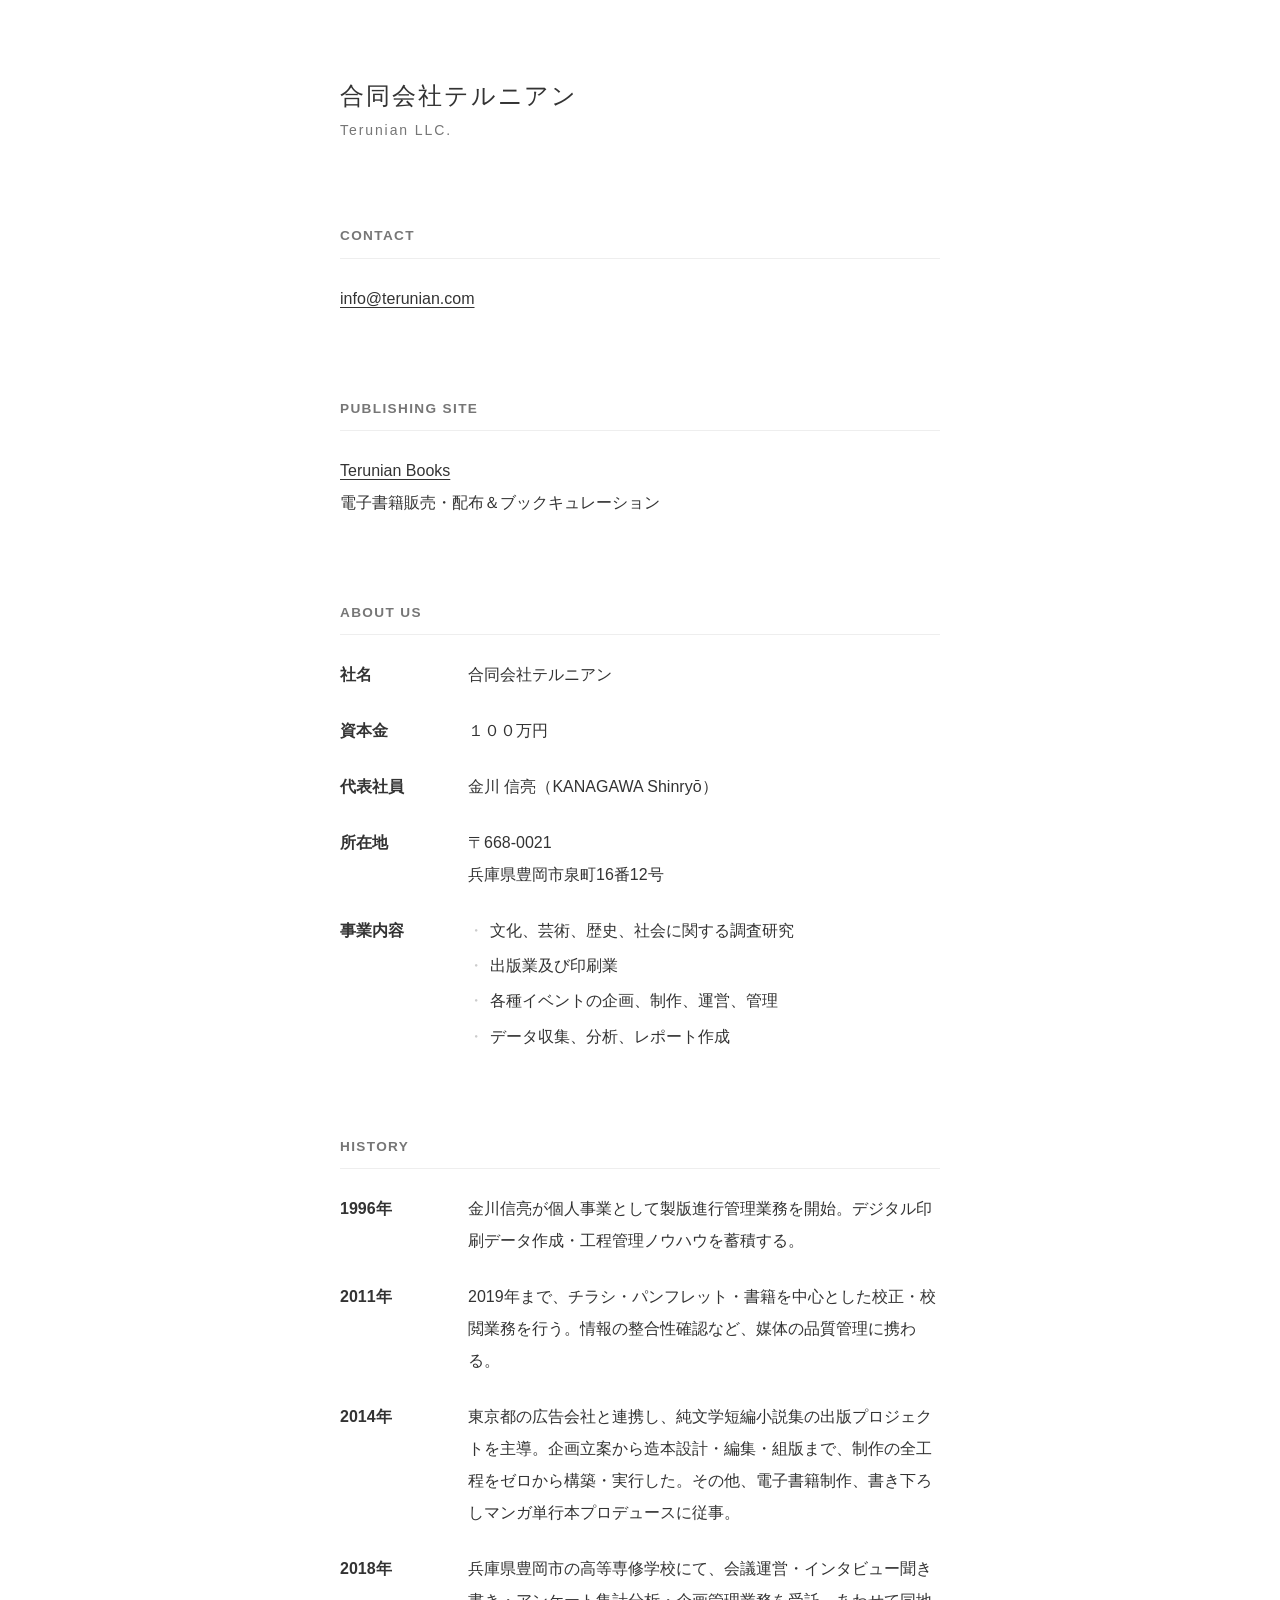
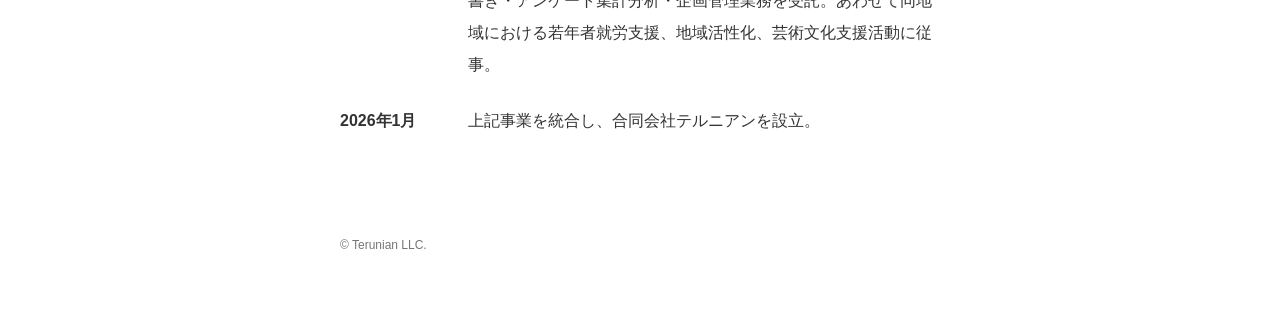
<file: index.html>
<!DOCTYPE html>
<html lang="ja">
<head>
    <meta charset="UTF-8">
    <meta name="viewport" content="width=device-width, initial-scale=1.0">
    <title>テルニアン Terunian LLC</title>
<meta name="description" content="リサーチ、出版、企画、マネジメントの四本柱で人の世を支える　合同会社テルニアン" />

<link rel="canonical" href="https://terunian.com/">

<meta property="og:type" content="website">
<meta property="og:site_name" content="テルニアン Terunian LLC">
<meta property="og:title" content="テルニアン Terunian LLC">
<meta property="og:description" content="リサーチ、出版、企画、マネジメントの四本柱で人の世を支える　合同会社テルニアン">
<meta property="og:url" content="https://terunian.com/">
<meta property="og:image" content="https://terunian.com/ogp.png">

<meta name="twitter:card" content="summary_large_image">
<meta name="twitter:title" content="テルニアン Terunian LLC">
<meta name="twitter:description" content="リサーチ、出版、企画、マネジメントの四本柱で人の世を支える　合同会社テルニアン">
<meta name="twitter:image" content="https://terunian.com/ogp.png">

<link rel="icon" href="favicon.ico" sizes="any">
<link rel="icon" type="image/png" href="favicon_32x32.png" sizes="32x32">
<link rel="icon" type="image/png" href="favicon_16x16.png" sizes="16x16">
<link rel="icon" type="image/png" href="favicon_48x48.png" sizes="48x48">
    <style>
        /* 基本設定 */
        :root {
            /* 基礎となるフォントサイズはブラウザ設定に委ねる */
        }

        body {
            margin: 0;
            padding: 0;
            background-color: #ffffff;
            color: #333333;
            font-family: "Helvetica Neue", Arial, "Hiragino Kaku Gothic ProN", "Hiragino Sans", Meiryo, sans-serif;
            line-height: 2.0;
            -webkit-text-size-adjust: 100%;
        }

        /* レイアウト */
        .container {
            max-width: 600px;
            margin: 0 auto;
            padding: 4rem 1.5rem; /* 余白も文字サイズに連動させる */
        }

        /* タイポグラフィ */
        h1 {
            font-size: 1.5rem; /* 本文の1.5倍 */
            font-weight: normal;
            margin-bottom: 3rem;
            letter-spacing: 0.08em;
            line-height: 1.3;
        }

        
        .en-name {
            font-size: 0.875rem;
            /* #999 は白地で 2.85:1 しかなく基準 (4.5:1) 未満。
               #767676 は基準を満たす中で最も明るい灰 (4.54:1)。 */
            color: #767676;
        }
h2 {
            font-size: 0.85rem; /* 本文より少し小さくして控えめに */
            font-weight: bold;
            color: #767676; /* 旧 #999 は 2.85:1 で基準未満 */
            margin-top: 5rem;
            margin-bottom: 1.5rem;
            text-transform: uppercase;
            letter-spacing: 0.1em;
            border-bottom: 1px solid #eee;
            padding-bottom: 0.5rem;
        }

        /* リンク */
        a {
            color: #333;
            text-decoration: underline;
            text-underline-offset: 0.2em;
        }
        a:hover {
            /* 旧 #888 は 3.54:1。ホバー中も基準を満たすよう #666 (5.74:1) に */
            color: #666;
        }

        /* 定義リスト（会社概要・沿革） */
        dl {
            margin: 0;
        }
        dt {
            /* font-size指定を削除（本文と同じサイズに） */
            font-weight: bold;
            color: #333;
            margin-bottom: 0.5rem;
        }
        
        /* PC画面でのレイアウト調整（文字サイズではなく配置の調整） */
        @media (min-width: 600px) {
            dt {
                float: left;
                clear: left;
                width: 8em; /* 文字8個分の幅 */
                margin-bottom: 0;
            }
            dd {
                margin-left: 8em; /* 文字8個分のインデント */
                margin-bottom: 1.5rem;
            }
        }
        
        /* スマホ画面でのレイアウト */
        @media (max-width: 599px) {
            dt {
                float: none;
                width: 100%;
                /* ラベルを薄くして強弱をつける意図は保ちつつ、基準を満たす明度に。
                   旧 #999 は 2.85:1 で、スマホでは項目名すべてが該当していた。 */
                color: #767676;
            }
            dd {
                margin-left: 0;
                margin-bottom: 2rem;
            }
        }

       /* 事業内容のリスト */
ul.services{
  list-style: none;
  padding: 0;
  margin: 0;
}

ul.services li{
  position: relative;
  padding-left: 1.4em;   /* ←本文の開始位置（折り返しもここに揃う） */
  margin: 0.2em 0;
}

ul.services li::before{
  content: "・";
  position: absolute;
  left: 0;
  top: 0;
  color: #ccc;
}

        /* フッター */
        footer {
            margin-top: 6rem;
            font-size: 0.75rem; /* 本文の75%の大きさ */
            color: #767676; /* 旧 #ccc は 1.61:1 でほぼ判読不能だった */
        }
    </style>
</head>
<body>

    <main class="container">
        <h1>合同会社テルニアン<br><span class="en-name">Terunian LLC.</span></h1>

        <section>
            <h2>Contact</h2>
            <p>
                <a href="mailto:info@terunian.com">info@terunian.com</a>
            </p>
        </section>

        <section>
            <h2>Publishing Site</h2>
            <p>
                <a href="https://books.terunian.com/">Terunian Books</a><br>
                電子書籍販売・配布＆ブックキュレーション
            </p>
        </section>

        <section>
            <h2>About Us</h2>
            <dl>
                <dt>社名</dt>
                <dd>合同会社テルニアン</dd>
                <dt>資本金</dt>
                <dd>１００万円</dd>
                <dt>代表社員</dt>
                <dd>金川 信亮（KANAGAWA Shinryō）</dd>

                <dt>所在地</dt>
                                <dd>
    〒668-0021<br>
    兵庫県豊岡市泉町16番12号
                                </dd>

                <dt>事業内容</dt>
                <dd>
                    <ul class="services">
                        <li>文化、芸術、歴史、社会に関する調査研究</li>
                        <li>出版業及び印刷業</li>
                        <li>各種イベントの企画、制作、運営、管理</li>
                        <li>データ収集、分析、レポート作成</li>
                    </ul>
                </dd>
            </dl>
        </section>

        <section>
            <h2>History</h2>
            <dl>
                <dt>1996年</dt>
                <dd>
                    金川信亮が個人事業として製版進行管理業務を開始。デジタル印刷データ作成・工程管理ノウハウを蓄積する。
                </dd>

                <dt>2011年</dt>
                <dd>
                   2019年まで、チラシ・パンフレット・書籍を中心とした校正・校閲業務を行う。情報の整合性確認など、媒体の品質管理に携わる。

                </dd>
                <dt>2014年</dt>
                <dd>
                   東京都の広告会社と連携し、純文学短編小説集の出版プロジェクトを主導。企画立案から造本設計・編集・組版まで、制作の全工程をゼロから構築・実行した。その他、電子書籍制作、書き下ろしマンガ単行本プロデュースに従事。
                </dd>

                <dt>2018年</dt>
                <dd>
                    兵庫県豊岡市の高等専修学校にて、会議運営・インタビュー聞き書き・アンケート集計分析・企画管理業務を受託。あわせて同地域における若年者就労支援、地域活性化、芸術文化支援活動に従事。
                </dd>

                <dt>2026年1月</dt>
                <dd>
                   上記事業を統合し、合同会社テルニアンを設立。</dd>
            </dl>
        </section>

        <footer>
            &copy; Terunian LLC.
        </footer>

    </main>

</body>
</html>
</file>
